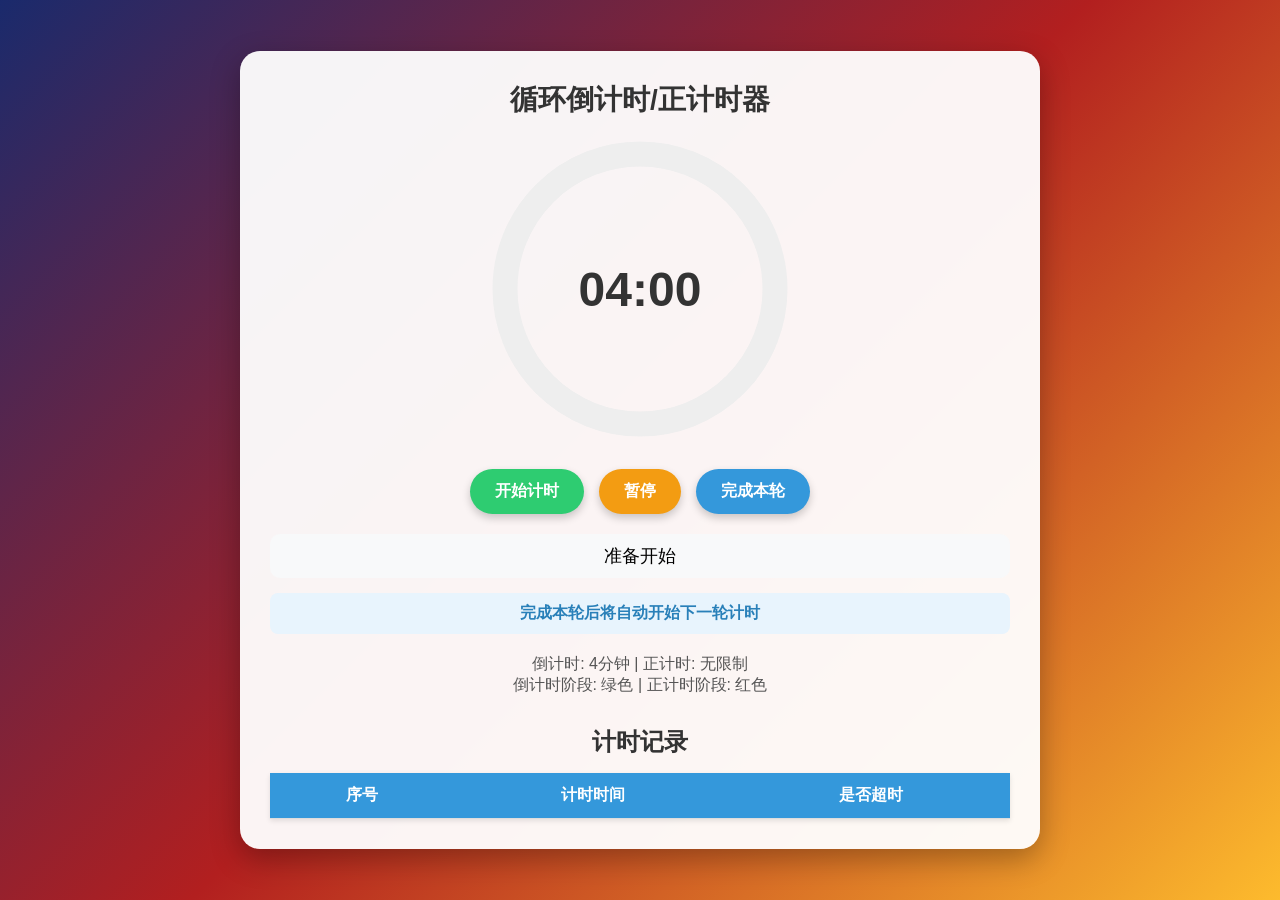
<file: temp.html>
<!DOCTYPE html>
<html lang="zh-CN">
<head>
    <meta charset="UTF-8">
    <meta name="viewport" content="width=device-width, initial-scale=1.0">
    <title>循环倒计时/正计时器</title>
    <style>
        * {
            margin: 0;
            padding: 0;
            box-sizing: border-box;
            font-family: 'Segoe UI', Arial, sans-serif;
        }
        
        body {
            display: flex;
            justify-content: center;
            align-items: center;
            min-height: 100vh;
            background: linear-gradient(135deg, #1a2a6c, #b21f1f, #fdbb2d);
            padding: 20px;
        }
        
        .container {
            background-color: rgba(255, 255, 255, 0.95);
            border-radius: 20px;
            box-shadow: 0 10px 30px rgba(0, 0, 0, 0.3);
            padding: 30px;
            width: 100%;
            max-width: 800px;
            text-align: center;
        }
        
        h1 {
            color: #333;
            margin-bottom: 20px;
            font-size: 28px;
        }
        
        .timer-circle {
            position: relative;
            width: 300px;
            height: 300px;
            margin: 0 auto 30px;
        }
        
        .circle-bg {
            fill: none;
            stroke: #eee;
            stroke-width: 10;
        }
        
        .circle-progress {
            fill: none;
            stroke-width: 10;
            stroke-linecap: round;
            transform: rotate(-90deg);
            transform-origin: 50% 50%;
            transition: stroke-dashoffset 0.3s, stroke 0.5s;
        }
        
        .timer-display {
            position: absolute;
            top: 50%;
            left: 50%;
            transform: translate(-50%, -50%);
            font-size: 48px;
            font-weight: bold;
            color: #333;
            transition: color 0.5s;
        }
        
        .timer-display.over-time {
            color: #e74c3c;
        }
        
        .controls {
            display: flex;
            justify-content: center;
            gap: 15px;
            margin-bottom: 20px;
        }
        
        button {
            padding: 12px 25px;
            font-size: 16px;
            border: none;
            border-radius: 50px;
            cursor: pointer;
            transition: all 0.3s;
            font-weight: bold;
            box-shadow: 0 4px 8px rgba(0, 0, 0, 0.2);
        }
        
        .start-btn {
            background-color: #2ecc71;
            color: white;
        }
        
        .start-btn:hover {
            background-color: #27ae60;
        }
        
        .start-btn:disabled {
            background-color: #95a5a6;
            cursor: not-allowed;
        }
        
        .pause-btn {
            background-color: #f39c12;
            color: white;
        }
        
        .pause-btn:hover {
            background-color: #d35400;
        }
        
        .complete-btn {
            background-color: #3498db;
            color: white;
        }
        
        .complete-btn:hover {
            background-color: #2980b9;
        }
        
        .status {
            font-size: 18px;
            margin-top: 15px;
            padding: 10px;
            border-radius: 10px;
            background-color: #f8f9fa;
            transition: background-color 0.3s;
        }
        
        .cycle-info {
            margin-top: 20px;
            font-size: 16px;
            color: #555;
        }
        
        .records-section {
            margin-top: 30px;
            text-align: left;
        }
        
        .records-section h2 {
            margin-bottom: 15px;
            color: #333;
            text-align: center;
        }
        
        table {
            width: 100%;
            border-collapse: collapse;
            margin-top: 10px;
            box-shadow: 0 2px 5px rgba(0,0,0,0.1);
        }
        
        th, td {
            padding: 12px 15px;
            text-align: center;
            border-bottom: 1px solid #ddd;
        }
        
        th {
            background-color: #3498db;
            color: white;
            font-weight: bold;
        }
        
        tr:nth-child(even) {
            background-color: #f8f9fa;
        }
        
        tr:hover {
            background-color: #f1f1f1;
        }
        
        .over-time-cell {
            color: #e74c3c;
            font-weight: bold;
        }
        
        .normal-time-cell {
            color: #2ecc71;
            font-weight: bold;
        }
        
        .auto-next-info {
            margin-top: 15px;
            padding: 10px;
            background-color: #e8f4fd;
            border-radius: 8px;
            color: #2980b9;
            font-weight: bold;
        }
        
        @media (max-width: 768px) {
            .timer-circle {
                width: 250px;
                height: 250px;
            }
            
            .timer-display {
                font-size: 40px;
            }
            
            button {
                padding: 10px 20px;
                font-size: 14px;
            }
            
            th, td {
                padding: 8px 10px;
                font-size: 14px;
            }
        }
    </style>
</head>
<body>
    <div class="container">
        <h1>循环倒计时/正计时器</h1>
        
        <div class="timer-circle">
            <svg width="100%" height="100%" viewBox="0 0 120 120">
                <circle class="circle-bg" cx="60" cy="60" r="54"></circle>
                <circle class="circle-progress" id="progress-circle" cx="60" cy="60" r="54"></circle>
            </svg>
            <div class="timer-display" id="timer">04:00</div>
        </div>
        
        <div class="controls">
            <button class="start-btn" id="start-btn">开始计时</button>
            <button class="pause-btn" id="pause-btn">暂停</button>
            <button class="complete-btn" id="complete-btn">完成本轮</button>
        </div>
        
        <div class="status" id="status">准备开始</div>
        
        <div class="auto-next-info" id="auto-next-info">
            完成本轮后将自动开始下一轮计时
        </div>
        
        <div class="cycle-info">
            <p>倒计时: 4分钟 | 正计时: 无限制</p>
            <p>倒计时阶段: 绿色 | 正计时阶段: 红色</p>
        </div>
        
        <div class="records-section">
            <h2>计时记录</h2>
            <table id="records-table">
                <thead>
                    <tr>
                        <th>序号</th>
                        <th>计时时间</th>
                        <th>是否超时</th>
                    </tr>
                </thead>
                <tbody id="records-body">
                    <!-- 记录将通过JavaScript动态添加 -->
                </tbody>
            </table>
        </div>
    </div>

    <script>
        // 全局变量
        let timer;
        let isRunning = false;
        let isPaused = false;
        let isOverTime = false;
        let totalSeconds = 4 * 60; // 4分钟
        let elapsedSeconds = 0;
        let overTimeSeconds = 0;
        let recordCount = 0;
        let records = [];
        
        // DOM元素
        const timerDisplay = document.getElementById('timer');
        const startBtn = document.getElementById('start-btn');
        const pauseBtn = document.getElementById('pause-btn');
        const completeBtn = document.getElementById('complete-btn');
        const statusDisplay = document.getElementById('status');
        const progressCircle = document.getElementById('progress-circle');
        const recordsBody = document.getElementById('records-body');
        const autoNextInfo = document.getElementById('auto-next-info');
        
        // 初始化进度条
        const radius = progressCircle.r.baseVal.value;
        const circumference = 2 * Math.PI * radius;
        progressCircle.style.strokeDasharray = `${circumference} ${circumference}`;
        progressCircle.style.strokeDashoffset = circumference;
        
        // 设置进度
        function setProgress(percent) {
            const offset = circumference - (percent / 100) * circumference;
            progressCircle.style.strokeDashoffset = offset;
        }
        
        // 更新时间显示
        function updateDisplay() {
            let minutes, seconds;
            
            if (isOverTime) {
                minutes = Math.floor(overTimeSeconds / 60);
                seconds = overTimeSeconds % 60;
                timerDisplay.textContent = `+${minutes.toString().padStart(2, '0')}:${seconds.toString().padStart(2, '0')}`;
                timerDisplay.classList.add('over-time');
                progressCircle.style.stroke = '#e74c3c';
            } else {
                minutes = Math.floor((totalSeconds - elapsedSeconds) / 60);
                seconds = (totalSeconds - elapsedSeconds) % 60;
                timerDisplay.textContent = `${minutes.toString().padStart(2, '0')}:${seconds.toString().padStart(2, '0')}`;
                timerDisplay.classList.remove('over-time');
                progressCircle.style.stroke = '#2ecc71';
            }
            
            // 更新进度条
            if (!isOverTime) {
                const progressPercent = (elapsedSeconds / totalSeconds) * 100;
                setProgress(progressPercent);
            } else {
                setProgress(100);
            }
        }
        
        // 开始计时
        function startTimer() {
            if (isRunning && !isPaused) return;
            
            if (isPaused) {
                isPaused = false;
            } else {
                elapsedSeconds = 0;
                overTimeSeconds = 0;
                isOverTime = false;
            }
            
            isRunning = true;
            statusDisplay.textContent = '倒计时进行中...';
            statusDisplay.style.backgroundColor = '#e8f6f3';
            startBtn.disabled = true;
            
            timer = setInterval(() => {
                if (!isOverTime) {
                    elapsedSeconds++;
                    
                    if (elapsedSeconds >= totalSeconds) {
                        isOverTime = true;
                        statusDisplay.textContent = '已超时！请点击"完成本轮"或等待自动下一轮';
                        statusDisplay.style.backgroundColor = '#ffebee';
                    }
                } else {
                    overTimeSeconds++;
                }
                
                updateDisplay();
            }, 1000);
        }
        
        // 暂停计时
        function pauseTimer() {
            if (!isRunning) return;
            
            clearInterval(timer);
            isPaused = true;
            isRunning = false;
            statusDisplay.textContent = '已暂停';
            statusDisplay.style.backgroundColor = '#fef9e7';
            startBtn.disabled = false;
        }
        
        // 完成本轮
        function completeCycle() {
            clearInterval(timer);
            
            // 添加记录
            if (isRunning || isPaused) {
                addRecord();
            }
            
            isRunning = false;
            isPaused = false;
            isOverTime = false;
            elapsedSeconds = 0;
            overTimeSeconds = 0;
            
            updateDisplay();
            statusDisplay.textContent = '准备开始新一轮';
            statusDisplay.style.backgroundColor = '#f8f9fa';
            startBtn.disabled = false;
            
            // 自动开始下一轮
            setTimeout(() => {
                if (!isRunning) {
                    startTimer();
                }
            }, 1000);
        }
        
        // 添加记录到表格
        function addRecord() {
            recordCount++;
            const totalTimeSeconds = isOverTime ? totalSeconds + overTimeSeconds : elapsedSeconds;
            const minutes = Math.floor(totalTimeSeconds / 60);
            const seconds = totalTimeSeconds % 60;
            const timeString = `${minutes.toString().padStart(2, '0')}:${seconds.toString().padStart(2, '0')}`;
            const isOverTimeRecord = isOverTime;
            
            records.push({
                id: recordCount,
                time: timeString,
                isOverTime: isOverTimeRecord
            });
            
            // 更新表格
            updateRecordsTable();
        }
        
        // 更新记录表格
        function updateRecordsTable() {
            // 清空表格
            recordsBody.innerHTML = '';
            
            // 添加记录行
            records.forEach(record => {
                const row = document.createElement('tr');
                
                // 序号列
                const idCell = document.createElement('td');
                idCell.textContent = record.id;
                row.appendChild(idCell);
                
                // 时间列
                const timeCell = document.createElement('td');
                timeCell.textContent = record.time;
                row.appendChild(timeCell);
                
                // 是否超时列
                const overTimeCell = document.createElement('td');
                if (record.isOverTime) {
                    overTimeCell.textContent = '是';
                    overTimeCell.className = 'over-time-cell';
                } else {
                    overTimeCell.textContent = '否';
                    overTimeCell.className = 'normal-time-cell';
                }
                row.appendChild(overTimeCell);
                
                recordsBody.appendChild(row);
            });
        }
        
        // 事件监听
        startBtn.addEventListener('click', startTimer);
        pauseBtn.addEventListener('click', pauseTimer);
        completeBtn.addEventListener('click', completeCycle);
        
        // 初始化显示
        updateDisplay();
    </script>
</body>
</html>
</file>
